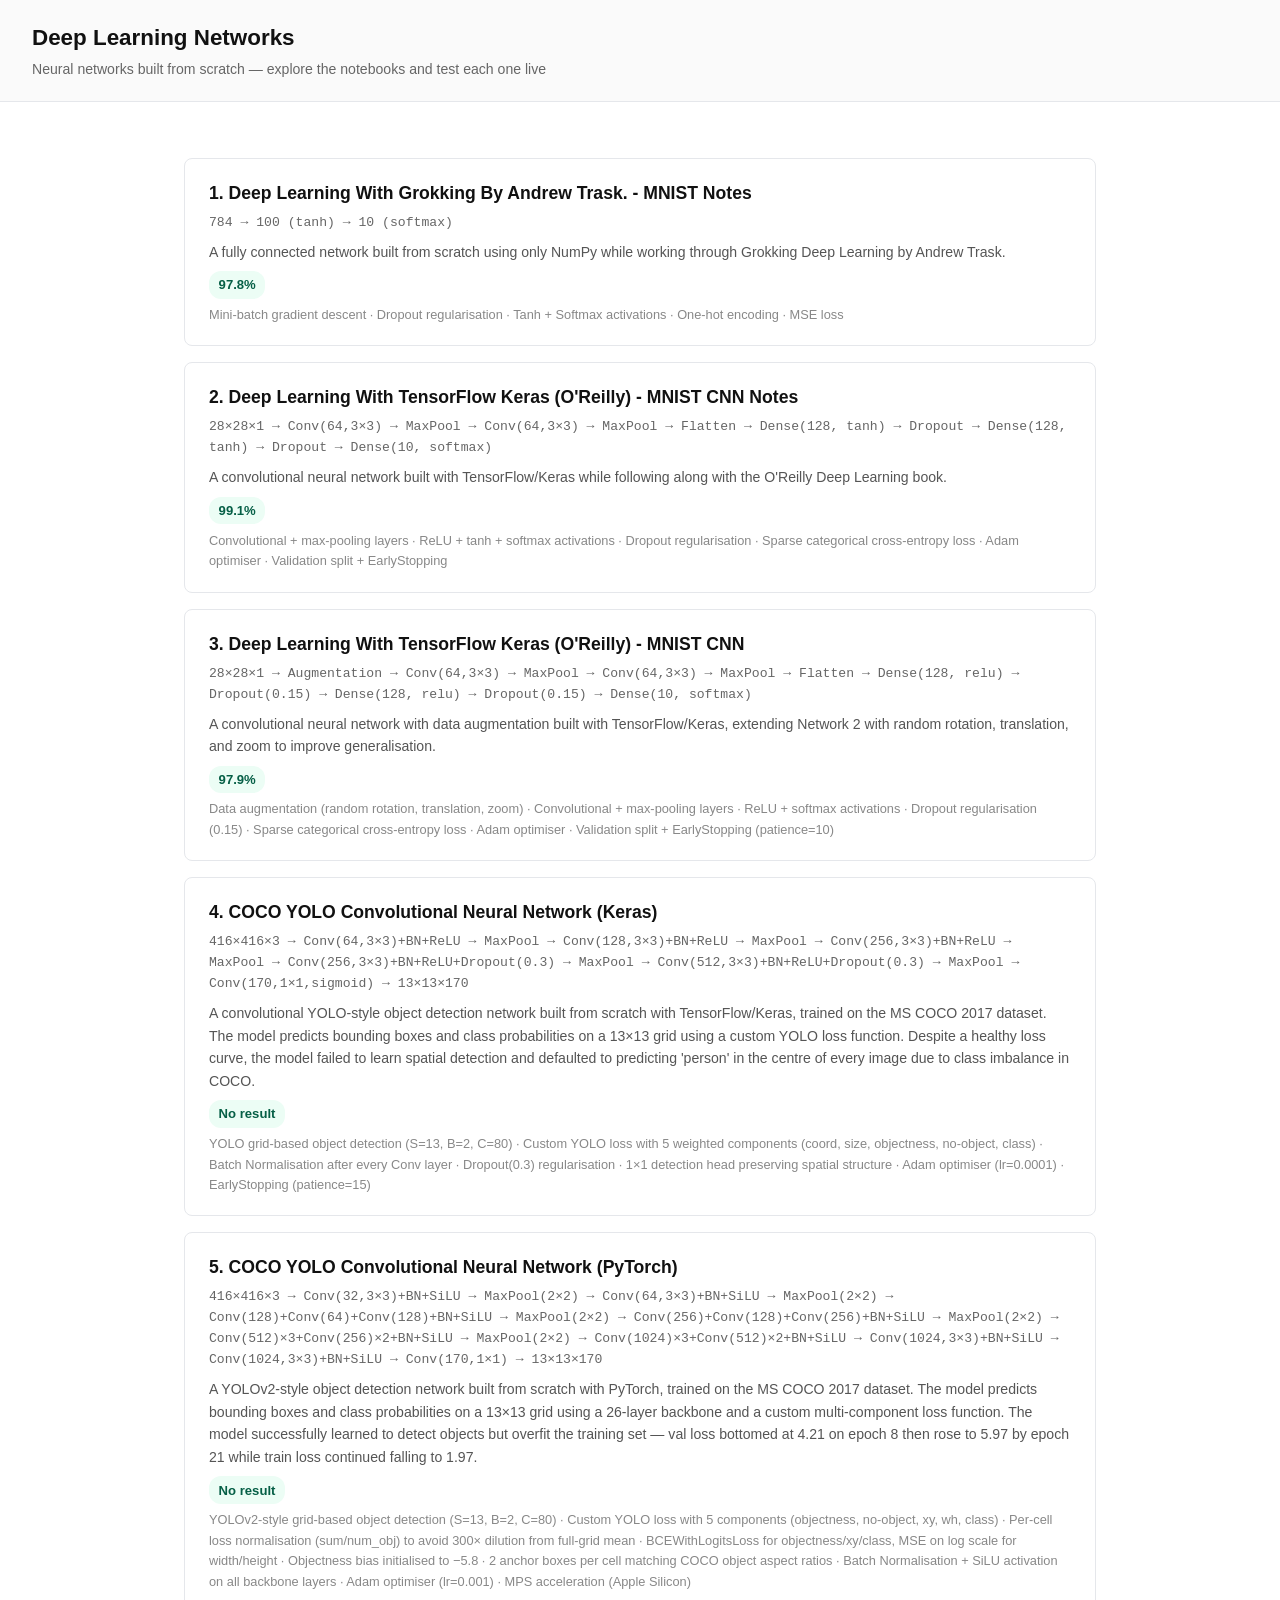
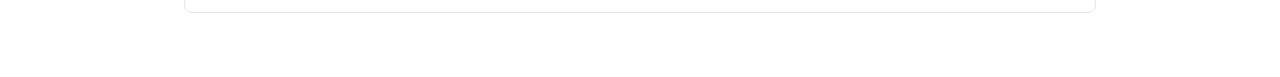
<file: docs/index.html>
<!DOCTYPE html>
<html lang="en">
<head>
  <meta charset="UTF-8" />
  <meta name="viewport" content="width=device-width, initial-scale=1.0" />
  <title>Deep Learning Networks</title>
  <link rel="stylesheet" href="style.css" />
</head>
<body>

  <div class="page-header">
    <h1>Deep Learning Networks</h1>
    <p class="subtitle">Neural networks built from scratch — explore the notebooks and test each one live</p>
  </div>

  <div class="page-body">
    <div class="network-grid" id="network-grid">
      <p style="color:#999">Loading networks…</p>
    </div>
  </div>

  <script>
    async function loadRegistry() {
      const grid = document.getElementById('network-grid');
      try {
        const registry = await (await fetch('networks/registry.json')).json();
        const infos = await Promise.all(
          registry.map(async entry => {
            const info = await (await fetch(entry.path)).json();
            info._id = entry.id;
            return info;
          })
        );

        grid.innerHTML = '';
        infos.forEach(info => {
          const card = document.createElement('a');
          card.className = 'network-card';
          card.href = `network.html?id=${info._id}`;

          const techniques = Array.isArray(info.techniques)
            ? info.techniques.join(' · ')
            : info.techniques;

          card.innerHTML = `
            <h2>${info.name}</h2>
            <div class="arch">${info.architecture}</div>
            <div class="desc">${info.description || ''}</div>
            <span class="accuracy">${info.results.test_accuracy || 'No result'}</span>
            <div class="techniques">${techniques}</div>
          `;
          grid.appendChild(card);
        });

        if (infos.length === 0) {
          grid.innerHTML = '<p style="color:#999">No networks found.</p>';
        }
      } catch (err) {
        grid.innerHTML = '<p style="color:#c00">Failed to load networks.</p>';
        console.error(err);
      }
    }
    loadRegistry();
  </script>

</body>
</html>
</file>
<file: docs/style.css>
/* ── Reset & Base ─────────────────────────────────────────────────────────── */
* { box-sizing: border-box; margin: 0; padding: 0; }

body {
  background: #fff;
  color: #333;
  font-family: -apple-system, BlinkMacSystemFont, 'Segoe UI', Helvetica, Arial, sans-serif;
  font-size: 15px;
  line-height: 1.6;
  min-height: 100vh;
}

a { color: #2563eb; text-decoration: none; }
a:hover { text-decoration: underline; }

/* ── Page shell ───────────────────────────────────────────────────────────── */
.page-header {
  border-bottom: 1px solid #e5e7eb;
  padding: 1.25rem 2rem;
  background: #fafafa;
}
.page-header h1 {
  font-size: 1.4rem;
  font-weight: 600;
  color: #111;
}
.page-header .subtitle {
  font-size: 0.88rem;
  color: #666;
  margin-top: 0.15rem;
}
.page-header a {
  color: #666;
  font-size: 0.85rem;
}
.page-header a:hover { color: #111; }

.page-body {
  max-width: 960px;
  margin: 0 auto;
  padding: 2rem 1.5rem 4rem;
}

/* ── Landing page: network cards ──────────────────────────────────────────── */
.network-grid {
  display: grid;
  grid-template-columns: 1fr;
  gap: 1rem;
  margin-top: 1.5rem;
}

.network-card {
  display: block;
  background: #fff;
  border: 1px solid #e5e7eb;
  border-radius: 8px;
  padding: 1.25rem 1.5rem;
  transition: border-color 0.15s, box-shadow 0.15s;
  text-decoration: none;
  color: inherit;
}
.network-card:hover {
  border-color: #2563eb;
  box-shadow: 0 2px 8px rgba(37, 99, 235, 0.08);
  text-decoration: none;
}
.network-card h2 {
  font-size: 1.1rem;
  font-weight: 600;
  color: #111;
  margin-bottom: 0.3rem;
}
.network-card .arch {
  font-family: 'SFMono-Regular', Consolas, monospace;
  font-size: 0.82rem;
  color: #666;
  margin-bottom: 0.5rem;
}
.network-card .desc {
  font-size: 0.88rem;
  color: #555;
  margin-bottom: 0.5rem;
}
.network-card .accuracy {
  display: inline-block;
  background: #ecfdf5;
  color: #065f46;
  font-size: 0.82rem;
  font-weight: 600;
  padding: 0.2rem 0.6rem;
  border-radius: 12px;
}
.network-card .techniques {
  font-size: 0.8rem;
  color: #888;
  margin-top: 0.4rem;
}

/* ── Network page layout ──────────────────────────────────────────────────── */
.network-page-body {
  max-width: 1100px;
  margin: 0 auto;
  padding: 1.5rem 1.5rem 4rem;
}

.network-meta {
  margin-bottom: 1.5rem;
}
.network-meta h1 {
  font-size: 1.5rem;
  font-weight: 600;
  color: #111;
}
.network-meta .arch {
  font-family: 'SFMono-Regular', Consolas, monospace;
  font-size: 0.88rem;
  color: #666;
  margin-top: 0.25rem;
}
.network-meta .result-summary {
  font-size: 0.88rem;
  color: #555;
  margin-top: 0.35rem;
}

/* Try-it widget */
.try-it-section {
  background: #f9fafb;
  border: 1px solid #e5e7eb;
  border-radius: 8px;
  padding: 1.25rem 1.5rem;
  margin-bottom: 2rem;
}
.try-it-section h2 {
  font-size: 0.95rem;
  font-weight: 600;
  color: #333;
  margin-bottom: 0.75rem;
  text-transform: uppercase;
  letter-spacing: 0.04em;
}
.try-it-layout {
  display: flex;
  gap: 1.5rem;
  align-items: flex-start;
}
.try-it-left {
  display: flex;
  flex-direction: column;
  align-items: center;
  gap: 0.6rem;
  flex-shrink: 0;
}
.canvas-wrapper {
  border: 2px solid #d1d5db;
  border-radius: 8px;
  overflow: hidden;
  background: #000;
}
#draw-canvas {
  display: block;
  cursor: crosshair;
  touch-action: none;
}
.canvas-buttons {
  display: flex;
  gap: 0.5rem;
}
.canvas-hint {
  font-size: 0.78rem;
  color: #999;
}

button {
  padding: 0.45rem 1.1rem;
  border-radius: 6px;
  border: 1px solid #d1d5db;
  background: #fff;
  font-size: 0.88rem;
  font-weight: 500;
  cursor: pointer;
  transition: background 0.12s, border-color 0.12s;
  color: #333;
}
button:hover { background: #f3f4f6; border-color: #bbb; }
button:active { transform: scale(0.98); }

.btn-primary {
  background: #2563eb;
  color: #fff;
  border-color: #2563eb;
}
.btn-primary:hover { background: #1d4ed8; border-color: #1d4ed8; }
.btn-primary:disabled { opacity: 0.4; cursor: not-allowed; }

.try-it-right {
  flex: 1;
  min-width: 0;
}
.prediction-display {
  text-align: center;
  padding: 0.5rem 0;
}
.prediction-label { color: #999; font-size: 0.88rem; }
.prediction-number {
  font-size: 3.5rem;
  font-weight: 700;
  color: #111;
  line-height: 1.1;
}
.prediction-conf {
  font-size: 0.82rem;
  color: #666;
  margin-top: 0.2rem;
}

#bar-chart {
  display: flex;
  flex-direction: column;
  gap: 3px;
  margin-top: 0.5rem;
}
.bar-row {
  display: flex;
  align-items: center;
  gap: 0.4rem;
  font-size: 0.8rem;
}
.bar-digit {
  width: 14px;
  text-align: right;
  color: #888;
  font-family: monospace;
  flex-shrink: 0;
}
.bar-track {
  flex: 1;
  background: #e5e7eb;
  border-radius: 3px;
  height: 14px;
  overflow: hidden;
}
.bar-fill {
  height: 100%;
  border-radius: 3px;
  background: #93c5fd;
  transition: width 0.3s ease;
}
.bar-fill.top { background: #2563eb; }
.bar-pct {
  width: 40px;
  text-align: right;
  color: #888;
  font-family: monospace;
  flex-shrink: 0;
}

/* ── YOLO drop-zone try-it ────────────────────────────────────────────────── */
.yolo-ui {
  display: flex;
  flex-direction: column;
  gap: 1rem;
  width: 100%;
}

.yolo-drop-zone {
  display: flex;
  flex-direction: column;
  align-items: center;
  justify-content: center;
  gap: 0.4rem;
  border: 2px dashed #d1d5db;
  border-radius: 8px;
  padding: 2.5rem 1.5rem;
  cursor: pointer;
  transition: border-color 0.15s, background 0.15s;
  text-align: center;
  user-select: none;
}
.yolo-drop-zone:hover, .yolo-drop-zone.drag-over {
  border-color: #2563eb;
  background: #eff6ff;
}

.yolo-drop-icon {
  font-size: 2rem;
  line-height: 1;
}
.yolo-drop-text {
  font-size: 0.88rem;
  color: #555;
}
.yolo-browse-link {
  color: #2563eb;
  text-decoration: underline;
  cursor: pointer;
}
.yolo-no-model {
  font-size: 0.8rem;
  color: #f59e0b;
  margin-top: 0.25rem;
}

.yolo-status {
  font-size: 0.85rem;
  color: #888;
  font-style: italic;
  text-align: center;
}

.yolo-canvas {
  display: block;
  max-width: 100%;
  border-radius: 6px;
  border: 1px solid #e5e7eb;
}

.yolo-detections {
  display: flex;
  flex-wrap: wrap;
  gap: 0.4rem;
  margin-top: 0.25rem;
}
.yolo-chip {
  display: flex;
  align-items: center;
  gap: 0.3rem;
  background: #f3f4f6;
  border: 1px solid #e5e7eb;
  border-radius: 99px;
  padding: 0.2rem 0.65rem;
  font-size: 0.82rem;
}
.yolo-chip-name { font-weight: 600; color: #333; }
.yolo-chip-conf { color: #888; }
.yolo-none      { font-size: 0.85rem; color: #999; font-style: italic; }

/* ── Notebook container ───────────────────────────────────────────────────── */
.nb-container {
  background: #fff;
  border: 1px solid #e5e7eb;
  border-radius: 8px;
  overflow: hidden;
}

.nb-top-bar {
  display: flex;
  align-items: center;
  justify-content: space-between;
  background: #f9fafb;
  border-bottom: 1px solid #e5e7eb;
  padding: 0.5rem 1rem;
  gap: 0.75rem;
}
.nb-title {
  font-size: 0.95rem;
  font-weight: 600;
  color: #333;
}
.nb-top-bar-right {
  display: flex;
  align-items: center;
  gap: 0.6rem;
}

.nb-kernel-indicator {
  display: flex;
  align-items: center;
  gap: 0.35rem;
  font-size: 0.8rem;
  color: #666;
}
.nb-kernel-dot {
  width: 9px;
  height: 9px;
  border-radius: 50%;
  background: #d1d5db;
  border: 1px solid #aaa;
  transition: background 0.3s;
}
.nb-kernel-dot.idle   { background: #34d399; border-color: #059669; }
.nb-kernel-dot.busy   { background: #fbbf24; border-color: #d97706; }
.nb-kernel-dot.error  { background: #f87171; border-color: #dc2626; }

.nb-toolbar-btn {
  background: #fff;
  color: #555;
  border: 1px solid #d1d5db;
  border-radius: 4px;
  padding: 0.25rem 0.65rem;
  font-size: 0.78rem;
  font-weight: 600;
  cursor: pointer;
}
.nb-toolbar-btn:hover { background: #f3f4f6; color: #333; }

/* ── Notebook cells ───────────────────────────────────────────────────────── */
#notebook-render {
  padding: 0.4rem 0;
}

/* Markdown cell */
.nb-md-cell {
  padding: 0.6rem 1rem 0.6rem 4.5rem;
  border-left: 3px solid transparent;
  line-height: 1.7;
  color: #333;
  font-size: 0.92rem;
}
.nb-md-cell:hover { border-left-color: #e5e7eb; }
.nb-md-cell h1 {
  font-size: 1.6rem;
  color: #111;
  margin: 0.5rem 0 0.4rem;
  border-bottom: 1px solid #e5e7eb;
  padding-bottom: 0.3rem;
}
.nb-md-cell h2 {
  font-size: 1.3rem;
  color: #111;
  margin: 1rem 0 0.4rem;
  border-bottom: 1px solid #e5e7eb;
  padding-bottom: 0.2rem;
}
.nb-md-cell h3 { font-size: 1.1rem; color: #111; margin: 0.8rem 0 0.3rem; }
.nb-md-cell p  { margin-bottom: 0.6rem; }
.nb-md-cell ul, .nb-md-cell ol { padding-left: 1.5rem; margin-bottom: 0.6rem; }
.nb-md-cell li { margin-bottom: 0.2rem; }
.nb-md-cell code {
  background: #f3f4f6;
  padding: 0.1em 0.35em;
  border-radius: 3px;
  font-family: 'SFMono-Regular', Consolas, monospace;
  font-size: 0.88em;
  color: #c7254e;
}
.nb-md-cell pre {
  background: #f3f4f6;
  padding: 0.8rem;
  border-radius: 4px;
  overflow-x: auto;
  margin-bottom: 0.6rem;
}
.nb-md-cell pre code { background: none; color: #333; }
.nb-md-cell table { border-collapse: collapse; margin: 0.5rem 0; font-size: 0.88rem; }
.nb-md-cell th, .nb-md-cell td { border: 1px solid #e5e7eb; padding: 0.35rem 0.7rem; }
.nb-md-cell th { background: #f9fafb; font-weight: 600; }
.nb-md-cell strong { font-weight: 700; }
.nb-md-cell em { font-style: italic; }

/* Code cell */
.nb-code-cell {
  border-left: 3px solid transparent;
  margin: 0.2rem 0;
}
.nb-code-cell:hover { border-left-color: #e5e7eb; }
.nb-code-cell.selected { border-left-color: #2563eb; }
.nb-code-cell.running  { border-left-color: #f59e0b; }

.nb-input-area {
  display: flex;
  align-items: flex-start;
  padding: 0.25rem 0.5rem 0.25rem 0;
}

.nb-in-prompt {
  width: 4.5rem;
  flex-shrink: 0;
  text-align: right;
  padding: 0.4rem 0.5rem 0 0;
  font-size: 0.78rem;
  font-family: monospace;
  color: #2563eb;
  user-select: none;
}

.nb-editor {
  flex: 1;
  font-family: 'SFMono-Regular', Consolas, 'Courier New', monospace;
  font-size: 0.85rem;
  line-height: 1.5;
  color: #333;
  background: #f8f9fa;
  border: 1px solid #e5e7eb;
  border-radius: 3px;
  padding: 0.5rem 0.6rem;
  resize: none;
  overflow: hidden;
  min-height: 2.4rem;
  outline: none;
  transition: border-color 0.15s, background 0.15s;
}
.nb-editor:focus {
  border-color: #2563eb;
  background: #fff;
  box-shadow: 0 0 0 2px rgba(37, 99, 235, 0.1);
}

.nb-run-btn {
  flex-shrink: 0;
  background: none;
  border: none;
  color: #bbb;
  font-size: 0.95rem;
  padding: 0.4rem 0.4rem;
  cursor: pointer;
  margin-left: 0.2rem;
  border-radius: 4px;
  line-height: 1;
}
.nb-run-btn:hover { color: #2563eb; background: #f3f4f6; }

/* Output area */
.nb-output-area {
  display: flex;
  align-items: flex-start;
  padding: 0 0.5rem 0 0;
  min-height: 0;
}
.nb-out-prompt {
  width: 4.5rem;
  flex-shrink: 0;
  text-align: right;
  padding: 0.4rem 0.5rem 0 0;
  font-size: 0.78rem;
  font-family: monospace;
  color: #dc2626;
  user-select: none;
}
.nb-output-content {
  flex: 1;
  padding: 0.15rem 0 0.35rem;
}

.nb-stdout {
  font-family: monospace;
  font-size: 0.82rem;
  line-height: 1.5;
  color: #333;
  white-space: pre-wrap;
  word-break: break-word;
  margin: 0;
  background: none;
  border: none;
  padding: 0.15rem 0;
}

.nb-error-text {
  font-family: monospace;
  font-size: 0.82rem;
  line-height: 1.5;
  color: #dc2626;
  white-space: pre-wrap;
  word-break: break-word;
  margin: 0;
  padding: 0.35rem 0.6rem;
  background: #fef2f2;
  border-left: 3px solid #f87171;
  border-radius: 0 3px 3px 0;
}

.nb-running-text {
  font-size: 0.8rem;
  color: #999;
  font-style: italic;
  padding: 0.25rem 0;
}

.nb-plot-img {
  max-width: 100%;
  display: block;
  margin: 0.3rem 0;
}

/* Cell dividers */
.nb-code-cell + .nb-code-cell,
.nb-md-cell + .nb-code-cell,
.nb-code-cell + .nb-md-cell {
  border-top: 1px solid #f3f4f6;
}

/* ── Notes section ────────────────────────────────────────────────────────── */
.notes-section {
  margin-bottom: 2rem;
}
.notes-section h2 {
  font-size: 0.95rem;
  font-weight: 600;
  color: #333;
  margin-bottom: 0.5rem;
  text-transform: uppercase;
  letter-spacing: 0.04em;
}
.notes-body {
  font-size: 0.9rem;
  line-height: 1.7;
  color: #444;
}
.notes-body h1 { font-size: 1.15rem; color: #111; margin-bottom: 0.5rem; }
.notes-body h2 { font-size: 1rem; color: #111; margin: 1rem 0 0.4rem; }
.notes-body h3 { font-size: 0.92rem; color: #333; margin: 0.8rem 0 0.3rem; }
.notes-body p { margin-bottom: 0.6rem; }
.notes-body ul, .notes-body ol { padding-left: 1.4rem; margin-bottom: 0.6rem; }
.notes-body li { margin-bottom: 0.2rem; }
.notes-body code {
  background: #f3f4f6;
  padding: 0.1em 0.35em;
  border-radius: 3px;
  font-size: 0.85em;
  color: #c7254e;
}
.notes-body em { font-style: italic; color: #555; }

/* ── Responsive ───────────────────────────────────────────────────────────── */
@media (max-width: 640px) {
  .page-body, .network-page-body { padding: 1rem; }
  .try-it-layout { flex-direction: column; align-items: center; }
  .try-it-right { width: 100%; }
  .nb-in-prompt, .nb-out-prompt { width: 3rem; font-size: 0.7rem; }
  .nb-md-cell { padding-left: 3rem; }
}
</file>
